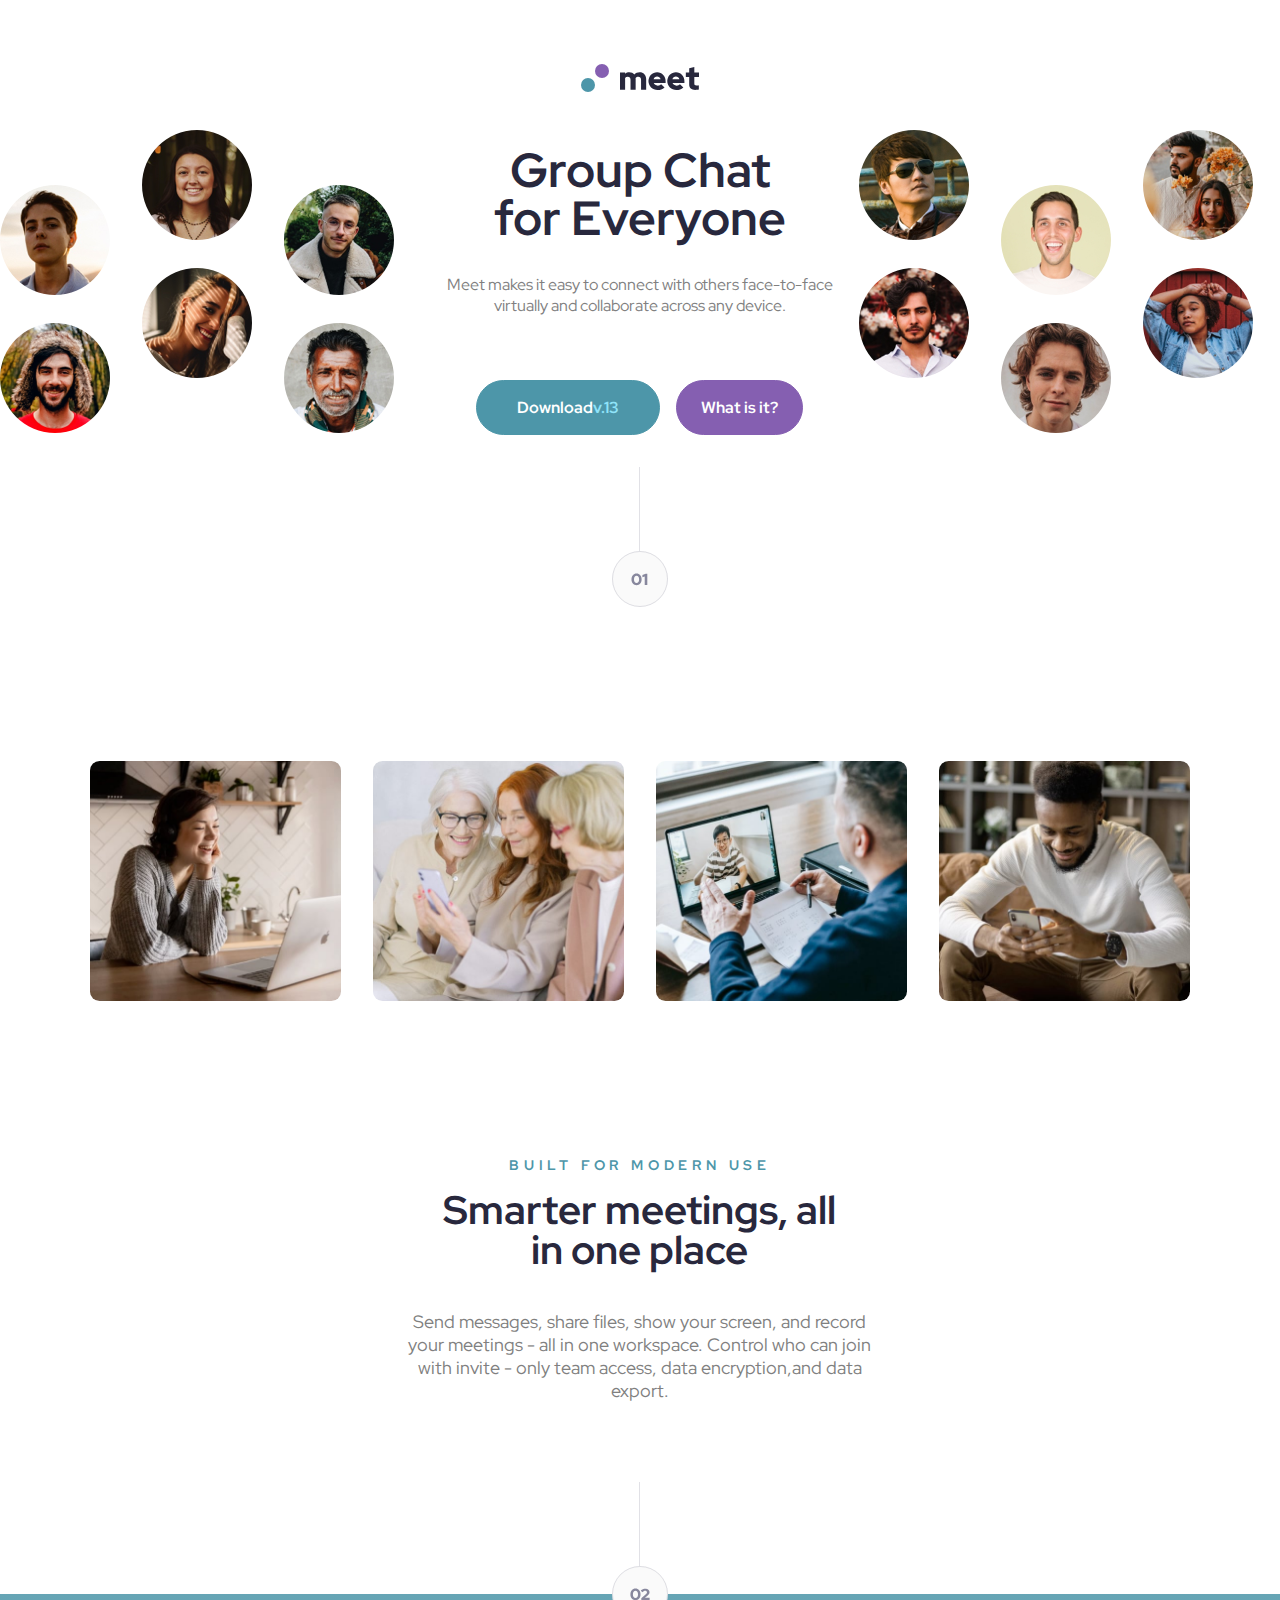
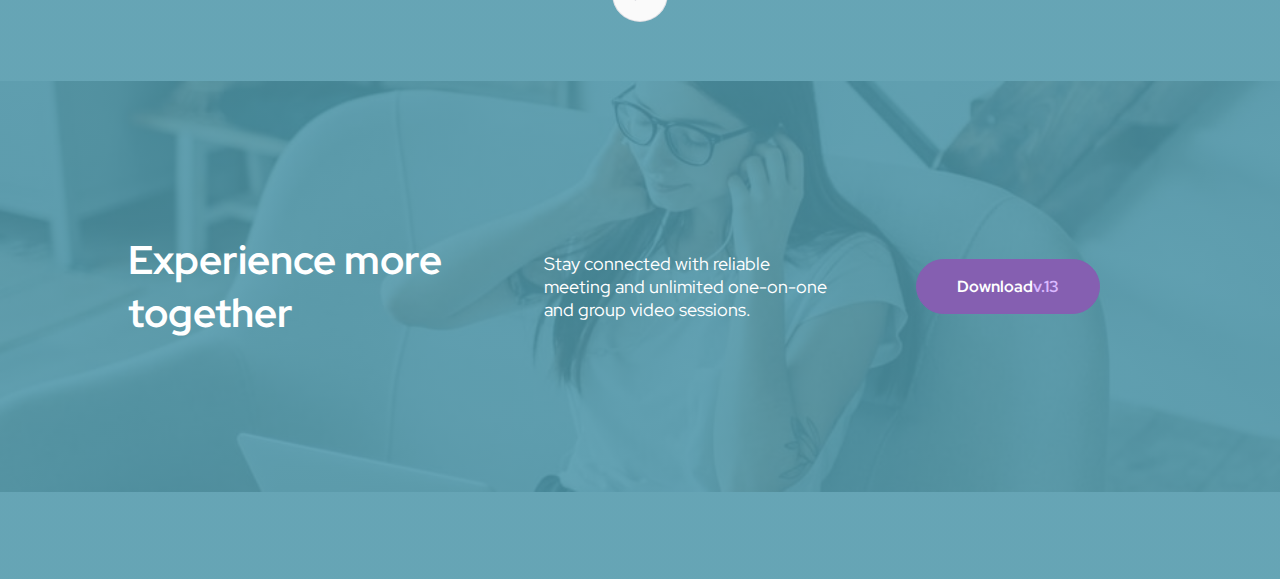
<file: index.html>
<!DOCTYPE html>
<html lang="en">
<head>
  <meta charset="UTF-8">
  <meta http-equiv="X-UA-Compatible" content="IE=edge">
  <meta name="viewport" content="width=device-width, initial-scale=1.0">
  <title>Meet landing page</title>
  <link rel="stylesheet" href="style.css">
  <link rel="stylesheet" 
  href="https://cdnjs.cloudflare.com/ajax/libs/font-awesome/6.4.0/css/all.min.css"
   integrity="sha512-iecdLmaskl7CVkqkXNQ/ZH/XLlvWZOJyj7Yy7tcenmpD1ypASozpmT/E0iPtmFIB46ZmdtAc9eNBvH0H/ZpiBw==" 
   crossorigin="anonymous" referrerpolicy="no-referrer" />
   <link href="https://fonts.googleapis.com/css2?family=Jost:wght@100;200;300;400;600;700&display=swap" rel="stylesheet">
   <link href="https://fonts.googleapis.com/css2?family=Red+Hat+Display:wght@300;500;900&display=swap" rel="stylesheet">
</head>
<body>
  <section class="logoSection">
    <div class="meet"><img src="logo.svg" alt=""></div>
  </section>
  <section>
    <div class="section one">
      <div class="lefthero"><img src="desktop/image-hero-left.png" alt=""></div>
      <div id="tablet-hero"><img src="tablet/image-hero.png" alt=""></div>
      <div class="middlesection">
        <h2>Group Chat <br> for Everyone</h2>
        <p>Meet makes it easy to connect with others face-to-face virtually
          and collaborate across any device.</p>
        <div id="btn">
          <button class="button" id="btn1">Download<span id="btncol1"> v.13</span></button>
          <button class="button" id="btn2">What is it?</button>
        </div>
      </div>
      <div class=" righthero"><img src="desktop/image-hero-right.png" alt=""></div>
    </div>
  </section>

  <section>
    <div class="container">
      <div class="addlinecircle">
        <div class="linecircle1">
          <div class="circle"><img src="icon2.svg" alt="" ></div>
        </div>
      </div>
      <div class="fourimages">
        <div class="row">
            <div id="image"><img src="desktop/image-woman-in-videocall.jpg" alt=""></div>
            <div id="image"><img src="desktop/image-women-videochatting.jpg" alt=""></div>
            <div id="image"><img src="desktop/image-men-in-meeting.jpg" alt=""></div>
            <div id="image"><img src="desktop/image-man-texting.jpg" alt=""></div>
        </div>
      </div>
      <div class="writings">
          <h6>BUILT FOR MODERN USE</h6>
          <h4>Smarter meetings, all in one place</h4>
          <p>Send messages, share files, show your screen, and record your
          meetings - all in one workspace. Control who can join with
          invite - only team access, data encryption,and data export.</p>

      </div>
    </div>
  </section>
    
    
  <footer>
    <div class="footer">
      <div class="linecircle1"  id="linecircle1">
        <div class="circle"><img src="icon1.svg" alt=""></div>
      </div>
      <div class="footerinfo">
        <div id="experience" class="experience">Experience more together</div>
        <div id="stay">Stay connected with reliable meeting and unlimited one-on-one and group video sessions.</div>
        <div class="lastbutton">
          <button class="button" id="btn3">Download <span id="btncol"> v.13</span></button>
        </div>  
      </div>
    </div>
  </footer>
</body>
</html>
</file>
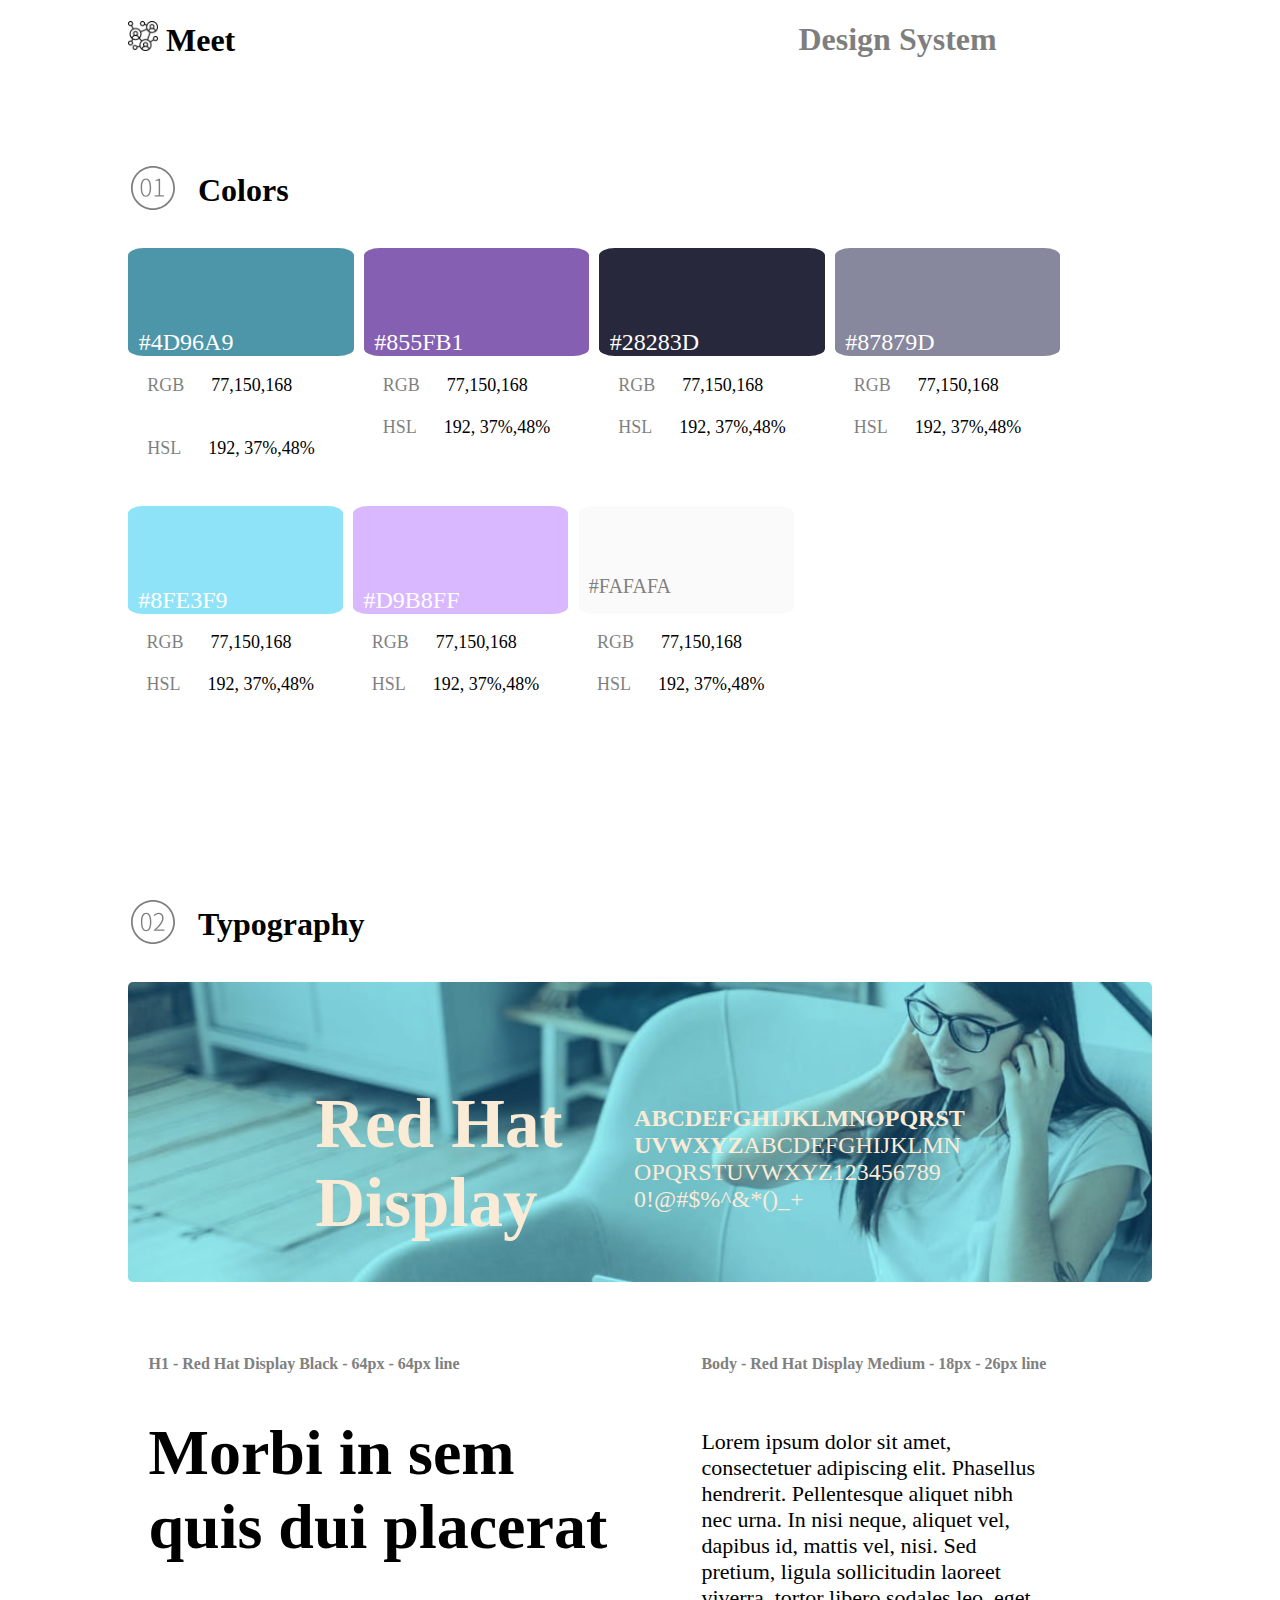
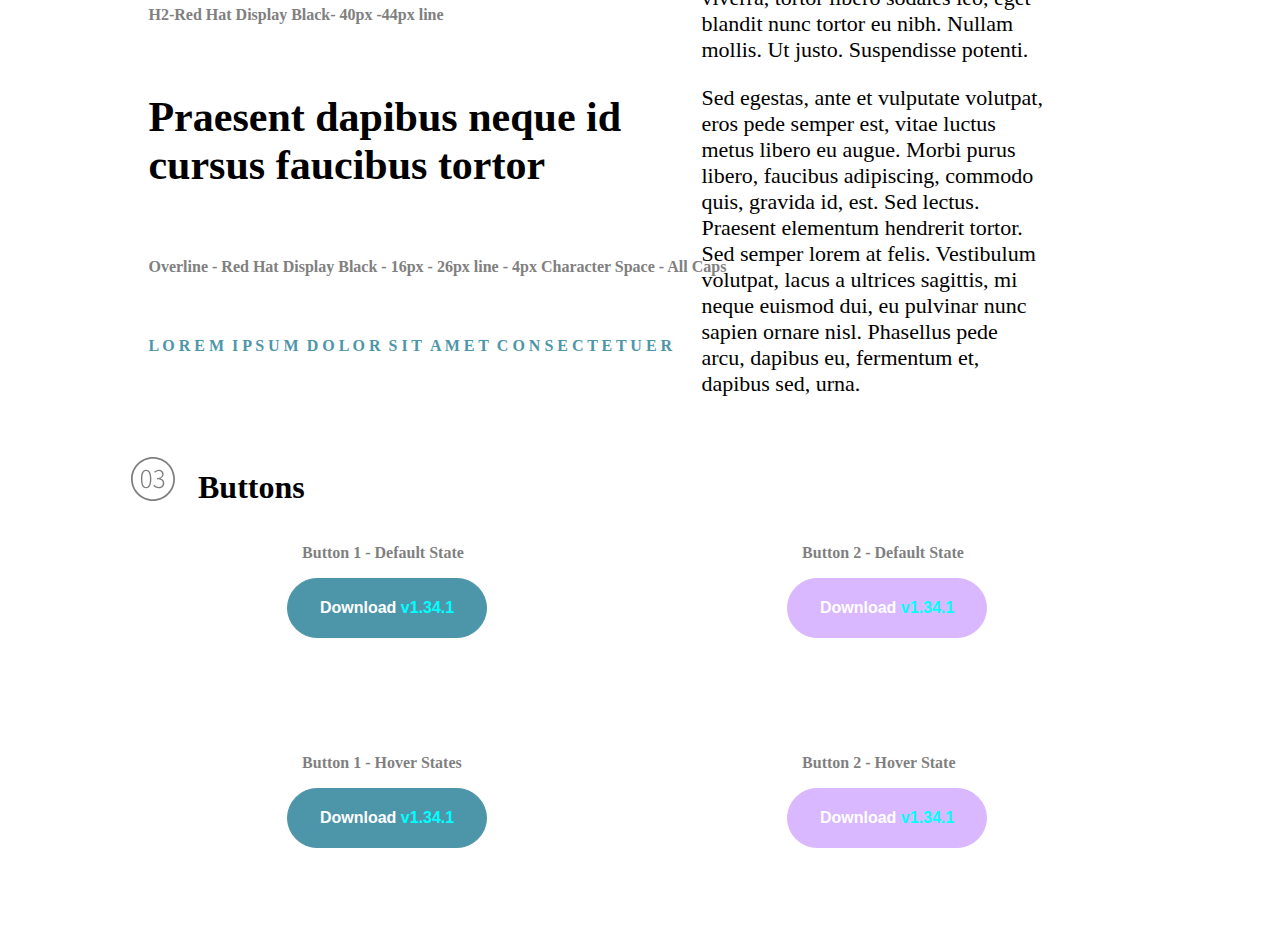
<file: guidePortfolio/index.html>
<!DOCTYPE html>
<html lang="en">
<head>
  <meta charset="UTF-8">
  <meta name="viewport" content="width=device-width, initial-scale=1.0">
  <link rel="stylesheet" href="style.css">
  <link rel="icon" type="image/png" sizes="32x32" href="./assets/favicon-32x32.png">
  
  <title>Frontend Mentor | Meet landing page</title>
  <div class="justhead" style="display:flex">
  <h1 style="padding-bottom: 5%; "><img src="networking.png" alt="logo" width="30px;"> Meet </h1>
  <h1 id="topleft" style="opacity: 50%"><strong>Design System</strong></h1>
  </div>
</head>
<body>
  <div class="heeropics" style=" margin-left: 0%; margin-right: -8%">
    <div id="space"><img src="assets/desktop/image-hero-left.png" width="250px"; height="250px"; margin-left: 0px; padding-left: 0px;></div>
    <div id="groupchat"style="margin-left: 11%; margin-right: 2%; "><h1 style="white-space: nowrap; line-height: 0.5;">Group Chat</h1><h1 style="white-space: nowrap; margin-top: 10%; line-height: 0;">for Everyone</h1>
      <div style="width: 300px; margin-left: -25%; margin-right: 25%;"><h5 style="color: grey; white-space: nowrap;">Meet makes it easy to connect with others face-to-face virtually<br><span style="margin-left: 25%;">and collaborate across any device.</span></h5></div>
       <span style="display: flex; margin-top: 20%; margin-left: -5%; padding: 0; opacity: 70%;">
      <div class="headbtns">
        <div class="tabpressbtn1" style="margin-right: 9%; margin-left: 5%; padding-right: 10px;"><button id="btns" style="padding-top: 15px; border: 1px solid #4D96A9; background-color: #4D96A9; color:white; border-radius: 200px; width:150px; height: 50px;"><strong>Download</strong> <span style="color:aqua"><span>v1.3</span></strong></span></button></div>
      <div class="tabpressbtn1" style="margin-right: 22%; margin-left: 5%; padding-left: 10px; "><button id="btns" style="padding-top: 15px;border: 1px solid darkmagenta; background-color: darkmagenta; color:white; border-radius: 200px; width:100px; height: 50px;"><strong>what is it?</strong> <span style="color:aqua"></strong></span></button></div>
       </div>
       </span>
    </div>
    <div id="spaces"><img src="assets/desktop/image-hero-right.png"width="250px"; height="250px";></div>
  </div>
  <div class="colors1-heading" style="display:flex;">
    <p><img src="01-2.svg" width="50px" height="80px" style="opacity: 50%;"></p>
    <h1 style="margin-left: 20px; margin-top: 40px;">Colors</h1>
  </div>
  <div class="underheading" style="width: 100%">
    <div class="item"><img src="assets/desktop/image-woman-in-videocall.jpg" width="165px" height="150px" style="margin-right: 20px; border-radius: 10%;"></div>
    <div class="item"><img src="assets/desktop/image-women-videochatting.jpg" width="165px" height="150px" style="margin-right: 20px; border-radius: 10%;"></div>
    <div class="item"><img src="assets/desktop/image-men-in-meeting.jpg" width="165px" height="150px" style="margin-right: 20px; border-radius: 10%;"></div>
    <div><img src="assets/desktop/image-man-texting.jpg" width="165px" height="150px" style="margin-right: 20px; border-radius: 10%;"></div>
  </div>
  <div class="underheadings" style="width:100%;">
    <h5 style="color: #4D96A9; font-size: 18px;">B U I L T &nbspF O R &nbspM O D E R N &nbspU S E</h1>
    <h1 style="white-space: nowrap; line-height: 0;">Smarter meetings, all<br><p></p>in one place</p></h1>
    <p style="font-size: 16px; color: grey;"><strong>Send messages, share files, show your screen, and record your<br> meetings — all in one workspace. Control who can join with<br> invite-only team access, data encryption, and data export.</strong></p>
  </div>

  <section>
    
    <div class="flex-container">

      <div class="container">
        <div class="one" style="padding-left: 5%;"><span ><br><br><br>#4D96A9</span></div>
        <div id="property"><span style="opacity: 50%;">RGB</span> &nbsp &nbsp &nbsp77,150,168 <br> <br> <br><span style="opacity: 50%">HSL</span><span style="white-space: nowrap;">&nbsp &nbsp &nbsp 192, 37%,48% </span></div>
      </div>
      <div class="container">
        <div class="two" style="padding-left: 5%;"><br><br><br>#855FB1</div>
        <div id="property"><span style="opacity: 50%">RGB</span> &nbsp &nbsp &nbsp77,150,168 <br> <br><span style="opacity: 50%">HSL</span>&nbsp &nbsp &nbsp <span style="white-space: nowrap;">192, 37%,48% </span></div>
      </div>
      <div class="container">
        <div class="three" style="padding-left: 5%;"><br><br><br>#28283D</div>
        <div id="property"><span style="opacity: 50%">RGB</span> &nbsp &nbsp &nbsp77,150,168 <br> <br><span style="opacity: 50%">HSL</span>&nbsp &nbsp &nbsp <span style="white-space: nowrap;">192, 37%,48% </span></div>
      </div>
      <div class="container">
        <div class="four" style="padding-left: 5%;"><br><br><br>#87879D</div>
        <div id="property"><span style="opacity: 50%">RGB</span> &nbsp &nbsp &nbsp77,150,168 <br> <br><span style="opacity: 50%">HSL</span>&nbsp &nbsp &nbsp <span style="white-space: nowrap;">192, 37%,48% </span></div>
      </div>
    </div>
    <div class="flex-container">
      <div class="nd-container">
        <div class="five" style="padding-left: 5%;"><br><br><br>#8FE3F9</div>
        <div id="property"><span style="opacity: 50%">RGB</span> &nbsp &nbsp &nbsp77,150,168 <br> <br><span style="opacity: 50%">HSL</span>&nbsp &nbsp &nbsp <span style="white-space: nowrap;">192, 37%,48% </span></div>
      </div>
      <div class="nd-container">
        <div class="six" style="padding-left: 5%;"><br><br><br>#D9B8FF</div>
        <div id="property"><span style="opacity: 50%">RGB</span> &nbsp &nbsp &nbsp77,150,168 <br> <br><span style="opacity: 50%">HSL</span>&nbsp &nbsp &nbsp <span style="white-space: nowrap;">192, 37%,48% </span></div>
      </div>
      <div class="nd-container">
        <div class="seven"style="padding-left: 5%;" ><br><br><br>#FAFAFA</div>
        <div id="property"><span style="opacity: 50%">RGB</span> &nbsp &nbsp &nbsp77,150,168 <br> <br><span style="opacity: 50%">HSL</span>&nbsp &nbsp &nbsp <span style="white-space: nowrap;">192, 37%,48% </span></div>
      </div>


  
    </div>
  </section>

  <div class="colors1-heading" style="display: flex;">
    <p><img src="02-1.svg" width="50px" height="80px" style="opacity: 50%;"></p>
    <h1 style="margin-left: 20px; margin-top: 40px;">Typography</h1>
  </div>

  <section>
    

      <div class="container-two" style="display: flex;">
        <div class="main" style="font-size: 69px; margin-left: 13%; color:antiquewhite"><strong><span style="white-space:nowrap;">Red Hat</span> <br> Display</strong></div>
        <div class="main" style="font-size: 24px; color:antiquewhite; margin-top: 8%;"><strong>ABCDEFGHIJKLMNOPQRST<br>UVWXYZ</strong><span style="text-transform: uppercase;">abcdefghijklmn<br>opqrstuvwxyz</span>123456789<br>0!@#$%^&*()_+</div>
        <div class="footer" style="display: flex; color: #ffffff; margin-left: 10%; margin-right: 10%; margin-top: 2%;">
          <div class="main2" style="font-size: 32px; margin-right: 3%;"><span style="white-space: nowrap"><strong>Experience more</span> <br>together</strong></div>
          <div class="main2"><span style="white-space: nowrap;">Stay connected with reliable HD meetings</span><br> and unlimited one-on-one and group<br> video sessions.</div>
          <div class="main2"><button class="btns" style="margin-left: 7%; background-color:darkmagenta; color:#ffffff; width: 120px; height: 60px; padding-top: 5%;border-radius: 60px; border: 1px solid darkmagenta; opacity: 70%; font-size: 15px;"><strong>Download</strong>&nbspv1.3</button></div>
        </div>
      </div>
  
      <br>
      <br>
      <div style="display: flex;">
        <div class="div-size"><p style="font-size: 16px; padding: 0px; color: grey;"><strong>H1 - Red Hat Display Black - 64px - 64px line</strong><h1 style="font-size: 64px; font-display: Red Hat Display Black; padding-top: 0px;">Morbi in sem<br>quis dui placerat</h1> <p style="font-size: 16px; color: grey;"><strong>H2-Red Hat Display Black- 40px -44px line</strong></p><br> <h2 style="font-size: 42px;">Praesent dapibus neque id cursus faucibus tortor</h2> <br><p style="font-size: 16px;white-space: nowrap; color: grey;"><strong>Overline - Red Hat Display Black - 16px - 26px line - 4px Character Space - All Caps</strong></p><br><h5 style="color: #4D96A9; font-size: 16px; text-transform: uppercase; width: 300px; white-space: nowrap; ">L o r e m&nbsp;&nbsp;i p s u m&nbsp;&nbsp;d o l o r&nbsp;&nbsp;s i t&nbsp;&nbsp;a m e t&nbsp;&nbsp;c o n s e c t e t u e r
         </h2> </p></div>
        <div class="div-size"><p style="font-size: 16px; color: grey;"><strong>Body - Red Hat Display Medium - 18px - 26px line</strong></p><br><p style="font-size: 22px; width: 80%">Lorem ipsum dolor sit amet, consectetuer adipiscing elit. Phasellus hendrerit. Pellentesque aliquet nibh nec urna. In nisi neque, aliquet vel, dapibus id, mattis vel, 
          nisi. Sed pretium, ligula sollicitudin laoreet viverra, tortor libero sodales leo, eget blandit nunc tortor eu nibh. Nullam mollis. Ut justo. Suspendisse potenti.</p>
          <div style="font-size: 22px; width: 80%;">Sed egestas, ante et vulputate volutpat, eros pede semper est,
          vitae luctus metus libero eu augue. Morbi purus libero, faucibus adipiscing, commodo quis, gravida id, est. Sed lectus. Praesent elementum hendrerit tortor.
          Sed semper lorem at felis. Vestibulum volutpat, lacus a ultrices sagittis, mi neque euismod dui, eu pulvinar nunc sapien ornare nisl. Phasellus pede arcu, dapibus eu,
          fermentum et, dapibus sed, urna.</p></div>
        
      </div>


  
    </div>
  </section>

  <div class="colors1-heading" style="display: flex;">
    <img src="3-15.svg" width="50px" height="80px" style="opacity: 50%;">
  <h1 style="margin-left: 20px; margin-top: 30px;">Buttons</h1>
  </div>

  <section>
    <div class="flex-container-two">
        
        <div><p style="opacity: 50%;"><strong>Button 1 - Default State</strong></p><button class="onee"><strong>Download <span style="color:aqua">v1.34.1</strong></span></button></div>
      
        <div><p style="opacity: 50%;"><strong>Button 2 - Default State</strong></p><button class="onee2"><strong>Download <span style="color:aqua">v1.34.1</strong></span></button></div>
    </div>
    <div class="flex-contain-two">
        <div><p style="opacity: 50%;"><strong>Button 1 - Hover States</strong></p><button class="onee"><strong>Download <span style="color:aqua">v1.34.1</strong></span></button></div>

        <div><p style="opacity: 50%;"><strong>Button 2 - Hover State</strong></p><button class="onee2"><strong>Download <span style="color:aqua">v1.34.1</strong></span></button></div>
    </div>
    

  
    </div>
  </section>
 
  <!-- <section>
    Meet makes it easy to connect with others face-to-face virtually and collaborate across any device.

    Download v1.3
    What is it?
  
    01
    Built for modern use
  
    Smarter meetings, all in one place
  
    Send messages, share files, show your screen, and record your meetings — all in one 
    workspace. Control who can join with invite-only team access, data encryption, and data export.
  
    02
    Experience more together
    Stay connected with reliable HD meetings and unlimited one-on-one and group video sessions.
  
    Download v1.3
  </section> -->

</body>
</html>
</file>
<file: style.css>
body{
    overflow-x: hidden;
}
*{
    margin: 0;
    padding: 0;
    box-sizing: border-box;
    font-family: 'Jost', sans-serif;
    list-style: none;
    text-decoration: none;
    font-family: 'Red Hat Display', sans-serif;
    
}
.meet{
    margin-top: 5%;
    display: flex;
    justify-content: center;
    align-items: center;
    width: 100%;
    margin-bottom: 3%;
}
.section {
    display: grid;
    grid-template-columns: repeat(3, minmax(0, 1fr));
    gap: 0.5rem;
}
.lefthero{
    height: 100%;
}
#tablet-hero{
    display: none;
}
.middlesection {
    display: flex;
    flex-direction: column;
    gap: 2rem;
    justify-content: center;
    align-items: center;
    padding: 1rem;
    text-align: center;
}
.middlesection h2{
    font-family: 'Red Hat Display', sans-serif;
    font-size: 3rem;
    line-height: 1;
    color: #28283D;
}
.middlesection p{
    width: 100%;
    font-family: 'Red Hat Display', sans-serif;
    font-size: 1rem;
    font-weight: 400;
    
    color: grey;
}

.righthero{
}

.middlesection #btn{
    margin-top: 1rem;
    width: 100%;
    padding: 1rem;
    gap: 1rem;
    display: flex;
    flex-wrap: wrap;
    justify-content: center;
    align-items: center;
}
#btn1{
    background-color: #4D96A9;
    border: 1px solid rgba(77, 150, 168);
    padding: 1rem;
    display: flex;
    justify-content: center;
    align-items: center;
    font-size: 1rem;
    border-radius: 2rem;
    padding-left: 2.5rem;
    padding-right: 2.5rem;
    color: white;
    font-weight: bold;

}
#btn2{
    white-space: nowrap;    
    background-color: #855FB1;
    border: 1px solid rgba(133, 95, 177);
    display: flex;
    justify-content: center;
    align-items: center;
    font-size: 1rem;
    padding: 1rem;
    padding-left: 1.5rem;
    padding-right: 1.5rem;
    font-weight: bold;
    border-radius: 2rem;
    color: white;
    

}
#btn3{
    background-color: #855FB1;
    border: 1px solid #855FB1;
    padding: 1rem;
    display: flex;
    justify-content: center;
    align-items: center;
    font-size: 1rem;
    border-radius: 2rem;
    padding-left: 2.5rem;
    padding-right: 2.5rem;
    color: white;
    font-weight: bold;
    

}
#btncol{
    color: #D9B8FF;
}
#btncol1{
    color: #8FE3F9;
}
.button{
    cursor: pointer;
}
.button:hover {
    background-color: #000000;
  }
.button:active {
    background-color: #000000;
}
.addlinecircle{
    margin: 0;
}
.linecircle1{
    display: flex;
    flex-direction: column;
    justify-content: center;
    align-items: center;
    line-height: 0;
    margin-bottom: 4rem;
}
#linecircle1{
    position: absolute;
    top: -7rem;
}

.fourimages{
    display: flex;
    justify-content: center;
    align-items: center;
    width: 100%;
}
.row{
    display: flex;
    flex-wrap: wrap;
    width: 100%;
    justify-content: center;
    align-items: center;
    gap: 2rem;
    flex-direction: row;
    margin: 7%;
    
}
#image{
    flex: 1;
    min-width: calc(20% - 1rem);
    width: 19rem;
    height: 15rem;
    border-radius: 0.6rem;

}
.fourimages img {
    width: 100%;
    height: 100%;
    border-radius: 0.6rem;
}
.writings{
    margin-top: 5%;
    margin-bottom: 15%;
    align-items: center; 
    justify-content: center;
    display: flex;
    flex-direction: column;

}
.writings h6{
    justify-content: center;
    display: flex;
    flex-direction: column;
    letter-spacing: 0.3rem;
    font-size: 0.9rem;
    color: #4D96A9;
}
.writings h4{
    margin-top: 1rem;
    font-size: 2.5rem;
    line-height: 1;
    color: #28283D;
    width: 33%;
    align-items: center; 
    justify-content: center;
    display: flex;
    text-align: center;
}
.writings p{
    margin-top: 40px;
    font-size: 18px;
    color: grey;
    width: 38%;
    align-items: center; 
    justify-content: center;
    display: flex;
    text-align: center;
}

.footer {
    display: flex;
    width: 100%;
    height: 65vh;
    position: relative;
    align-items: center;
    justify-content: center;
    background-image:
    linear-gradient(to bottom, #4d96a9db, #4d96a9db),
    url("desktop/image-footer.jpg");
    background-position: center;
    background-repeat: no-repeat;
    background-size: 120rem;
    color: white;
}
.footerinfo{
    display: flex;
    flex-direction: row;
    width: 80%;
    gap: 2rem;
}
#experience{
    font-size: 2.5rem;
    font-weight: 700;
    width: 40%;
    display: flex;
    justify-content: start;
    align-items: center;

}
#stay{
    font-size: 1.1rem;
    width: 30%;
    display: flex;
    justify-content: center;
    align-items: center;

}
.lastbutton{
    width: 30%;
    display: flex;
    justify-content: center;
    align-items: center;

}

/* at media for desktop active */
@media (max-width: 1024px){
    .section {
        display: grid;
        grid-template-columns: 1fr 2fr 1fr;
        grid-template-columns: repeat(3, 1fr);
        grid-column-gap: 1rem;
        gap: 1rem;
    }


    
    
    .lefthero img{
        width: 17rem;
        height: 18rem;

    }
    .righthero img{
        width: 17rem;
        height: 18rem;
    }

    .middlesection {
        display: flex;
        flex-direction: column;
        gap: 2rem;
        justify-content: center;
        align-items: center;
        padding: 1rem;
        text-align: center;
    }
    .middlesection h2{
        font-size: 2rem;
        font-weight: 900;
    }
    .writings h4{
        font-size: 1.8rem;

    }
    .writings p{
        font-size: 1rem;
    }
    .fourimages .row{
        margin: 7%;
    }
    .footer{
        width: 100%;
        justify-content: center;
        items-align: center;

    }
    .footerinfo{
        width: 100%;
        margin: 6%;
    }
    .experience{
        width: 100%;
    }
}
/* Tablet Styles */
@media (max-width: 768px){
    body{
        overflow-x: hidden;
    }
    
    .meet{
        margin-top: 5%;
        display: flex;
        justify-content: center;
        align-items: center;
        width: 100%;
        margin-bottom: 3%;
        
    }
  
    .section {
        grid-template-columns: 1fr;
        overflow-x: hidden;
    }
  

    .lefthero,
    .righthero {
      display: none;
    }
  
    #tablet-hero {
        width: 100%;
        display: flex;
        justify-content: center;
        align-items: center;

    }
    #tablet-hero img{
        width: 100%;
        height: 100%;
    }
    
    .middlesection {
        gap: 0.5rem;
        padding: 2rem;
        width: 80%;
        padding: 6%;
        margin: 7%;
        text-align: center;
    }
  
    .middlesection h2 {
        font-size: 2.5rem;
        margin-bottom: 6%;
    }
  
    .middlesection p {
        width: 70%;
        font-size: 0.8rem;
    }
    .middlesection #btn{
        /* margin-top: 0%; */
    }
    .fourimages .row {
        display: flex;
        flex-direction: column;
        justify-content: center;
        align-items: center;
        flex-direction: row;
        align-items: center;
        padding: 0.8rem;
        gap: 0.95rem;
    }

    #image {
        flex: 1;
        min-width: calc(20% - 1rem);
        width: 100%;
        height: 8.5rem;
        margin-bottom: 2rem;
    }
    .writings{
        width: 100%;
        display: flex;
        flex-direction: column;
        justify-content: center;
        align-items: center;
        text-align: center;
        font-size: 0.8rem;
    }
    .writings h6 {
        font-size: 0.8rem;
    }
  
    .writings h4 {
        font-size: 1.8rem;
        width: 60%;
        text-align: center;
    }
  
    .writings p {
        justify-content: center;
        align-items: center;
        font-size: 0.8rem;
        width: 60%;
        text-align: center;
        margin: 4%;
    }
  
    .footer {
        display: flex;
        flex-direction: column;
        justify-content: center;
        align-items: center;
        height: auto;
        padding: 50px 0;
        background-size: cover;
    }
  
    .footerinfo {
        display: flex;
        flex-direction: column;
        justify-content: center;
        align-items: center;
        flex-direction: column;
        width: 100%;
        gap: 1.5rem;
        align-items: center;
    }
    #experience{
        width: 70%;
        font-size: 2rem;
        align-items: center;
        justify-content: center;
        text-align: center;

    }
    #stay{
        font-size: 0.7rem;
        width: 50%;
        align-items: center;
        text-align: center;
    }
    #btn3{
        font-size: 0.8rem;
        width: 100%;
        align-items: center;
        text-align: center;
    }
  }


/* mobile view */
@media screen and (max-width: 420px) {
    .middlesection p{
        width: 100%;
    }
    .middlesection #btn{
        width: 3.5rem;
    }
    #btn1{
        width: 8rem;
        font-size: 0.9rem;
    }
    #btn2{
        width: 6rem;
        font-size: 0.9rem;
    }
    .circle{
        
    }
    .fourimages .row{
        width: 80%;
        display: flex;
        flex-wrap: wrap;
    }
    #image {
        flex: 1;
        min-width: calc(50% - 1rem);
        width: 100%;
        height: 8.5rem;
        margin-bottom: 2rem;
    }
    .writings{
        margin-top: 0%;
        margin-bottom: 45%;
    }
    .writings h6{
        gap: 0.1rem;
        font-size: 0.7rem;
        font-weight: 700;
    }
    .writings h4{
        font-size: 1.2rem;
    }
    .writings p{
        margin: 4%;
        font-size: 0.8rem;
    }
    .footer {
        display: flex;
        flex-direction: column;
        justify-content: center;
        align-items: center;
        height: auto;
        padding: 50px 0;
        background-size: cover;
    }
    .footerinfo {
        justify-content: center;
        align-items: center;
        width: 100%;
        gap: 1rem;
    }
    #experience{
        width: 80%;
        font-size: 1.5rem;
        align-items: center;
        text-align: center;

    }
    #stay{
        font-size: 0.7rem;
        width: 65%;
        align-items: center;
        text-align: center;
    }
    #btn3{
        font-size: 0.9rem;
        width: 12rem;
        align-items: center;
        text-align: center;
    }
}
</file>
<file: guidePortfolio/style.css>
/* .justhead h1{
    margin-right: %;
} */
#topleft{
    margin-left: 55%;
}
body{
    margin-left: 10%;
    margin-bottom: 10%;
    padding: 0;
    width: 80%;
    margin: 0 auto;
}

/* div{
    width: 200px;
    height: 150px;
    margin-bottom: 20%;
    border-radius: 5%;
} */

/* .buk{
    display: flex;
    flex-direction: row;
} */
.colors-heading{
    display: flex;
    flex-direction: row;
}
.colors-heading h1{
    /* margin-left: 50px; */
    margin-left: 10%;
}
.flex-container{
    display: flex;
    flex-direction: row;
    margin-bottom: 2%;
}

.container{
    width: 21%;
    height: 135px;
    margin-bottom: 10%;
    margin-right: 2%;
    justify-content: flex-end;
    color: white;
    font-size: 20px;

}
.nd-container{
    width: 20%;
    height: 135px;
    color: white;
    font-size: 20px;
    margin-bottom: 20%;
    margin-right: 2%;
}
.container, .nd-container {
    font-size: 24px;
}

/* #pos{
    padding: 22%;
    vertical-align: text-bottom;
} */
#property{
    color: black;
    font-size: 18px;
    margin: 9%;
}
.one{
    background-color: #4D96A9;
    width: 100%;
    height: 80%;
    border-radius: 7%;
}
.one span{
    margin-top: 205px;
}
.two{
    background-color: #855FB1;
    width: 100%;
    height: 80%;
    border-radius: 7%;
}
.three{
    background-color: #28283D;
    width: 100%;
    height: 80%;
    border-radius: 7%;
}
.four{
    background-color: #87879D;
    width: 100%;
    height: 80%;
    border-radius: 7%;
}
.five{
    background-color: #8FE3F9;
    width: 100%;
    height: 80%;
    border-radius: 7%;
}
.six{
    background-color: #D9B8FF;
    width: 100%;
    height: 80%;
    border-radius: 7%;
}
.seven{
    background-color: #fafafa;
    color: grey ;
    font-size: 20px;
    width: 100%;
    height: 80%;;
    border-radius: 7%;
}
.container-two{
    width: 100%;
    height: 300px;
    justify-content: center;
    border-radius: 5px;
    background-color: rgba(77, 150, 169, 0.9);
    background-image: url("assets/desktop/image-footer.jpg");
    object-fit: cover;
    background-size: 100rem;
    background-blend-mode: overlay;

}
.main{
    padding-top: 9%
    display: flex;
    flex-direction: row;
    margin-right: %;
    /* margin-left: 10%; */
    margin-top: 6%;
    /* margin-bottom: 2%; */
    padding-left: 7%;
    padding-top: 4%;
    /* margin-top: 6%; */
    margin-bottom: 2%;
    margin-left: 0;

}

.flex-container-two{
    display: flex;
    flex-direction: row;
    border-radius: 5%;
    margin-left: 17%;
    margin-right: 17%;
    
    
    
} 
.flex-contain-two{
    display: flex;
    flex-direction: row;
    border-radius: 5%;
    margin-left: 17%;
    margin-right: 17%;
    
    
    
} 
.onee{
    
    margin-right: 300px;
    margin-bottom: 100px;
    margin-left: -3%;
    padding: 0%;
    display: inline-block;
    vertical-align: middle;
    border: 1px solid #4D96A9;
    border-radius: 150px;
    background-color: #4D96A9;
    height: 60px;
    width: 200px;
    color: white;
    font-size: 16px;
    
}
.onee2{
    margin-right: 300px;
    margin-bottom: 100px;
    margin-left: -3%;
    padding: 0%;
    display: inline-block;
    vertical-align: middle;
    border: 1px solid #D9B8FF;
    border-radius: 150px;
    background-color: #D9B8FF;
    color: white;
    height: 60px;
    width: 200px;
    font-size: 16px;
    
}
.div-size{
    width: 40vw;
    height: 40hw;
    margin: 2%;
}
.heeropics{
    display: flex;
    flex-direction: row;
    margin-right: 50%;
    margin-left: 49%;
}

#btns{
    margin-left: -20px;
    margin-right: 10%
    padding-right: 5%;
    display: flex;
    /* flex-direction: row; */
    justify-content: center;
    border: 1px solid #4D96A9;
    border-radius: 150px;
    background-color: #4D96A9;
    height: 50px;
    width: 120px;
    color: white;
    font-size: 14px;
    
}
.underheadings{
    margin-left: 250px;
}
.underheadings p{
    margin-left: -7%;
}

.underheading{
    display: flex;
    border-radius: 20%;
    margin: 1%;
    padding: 10%;
}
.container-two footer{
    width: 100%;
    margin-left: 20%;
    margin-right: ;
    margin-top: 80%;
    margin-bottom: 0%;
    color: white;
}
@media screen and (min-width: 768px){
    .heeropics{
        display: none;
    }
    #btns{
        display: none;
    }
    .underheadings{
        display: none;
    }
    .underheading{
        display: none;
    }
    /* .footer{
        display: none;
    } */
    .main2{
        display: none;
    }
    
    
}

@media screen and (max-width: 768px) {
    /* styles for screens up to 768px wide */
    /* e.g. adjust font size, spacing, layout */
    body{
        margin: 0;
        margin-left: 20px;
        overflow-x: hidden;
    
    }
    /* .tabpressbtn{
        display: none;
    } */
    .headbtns{
        display: flex;
        flex-direction: row !important;
        margin-left: -7%;
    }
    #btns:active{
        background-color: grey;
    }
    .justhead{
        margin-left: 60%;
        text-align: center;
    }
    #topleft{
        display: none;
    }
    .colors1-heading p{
        margin-right: 0%;
        margin-left: 65%;
        margin-top: 100px;
        margin-bottom: -40px;
    }
    .colors1-heading span{
        margin-right: 65%;
        margin-left: 65%;
        margin-top: 100px;
        margin-bottom: 50%;
    }
    .colors1-heading h1{
        display: none;
    }
    /* .underheading p{
        display: flex;
    } */
    .flex-container{
        display: none;
    }
    .container-two{
        width: 800px;
        height: 100px;
        margin-bottom: -400px;
        background-blend-mode: multiply;
        
    }
    .container{
        display: none;
    }
    div.container-two{
        display: none;
    }
    .main{
        display: none;
    }
    .div-size{
        display: none;
    }
    .flex-container-two{
        display: none;
    }
    .flex-contain-two{
        display: none;
    }
}
@media only screen and (max-width: 600px) {
    body{
        width: 80%;
        margin-left: 40px;
        margin-right: 0%;
        padding: 10px;
        overflow-x: hidden;

    }
    .justhead h1{
        margin-left: -70%;
    }
    .heeropics{
        margin-top: 0%;
    }
    #groupchat{
        margin-top: 130px;
        margin-left: -10% !important;
        font-size: 22px;
        white-space: normal !important;
        word-wrap: break-word;
    }
    #groupchat h1{
        margin-left: -18%;
    }
    #groupchat h5{
        white-space: normal !important;
        word-wrap: break-word;
    }
    #groupchat span{
        margin-left: 0% !important;
    }
    #spaces{
        margin-left: -57%;
    }
    .heeropics img{
        width: 150px;
        height: 120px;
    }
    .headbtns{
        display: flex;
        flex-direction: column !important;
        margin-left: 10%;
    
    }
    .tabpressbtn1{
         padding-top: 20px;
         justify-content: center;

    }
    .tabpressbtn1 {
        margin-left: -10% !important;
        padding: -10%;
    }
    .colors1-heading{
        margin-left: -70%;
    }
    .underheading{
        display: flex;
        flex-wrap: wrap;
        margin-top: 60px;
        margin-left: -40px;
        padding-top: 25px;
    }
    .item{
        flex-basis: 15%;
        box-sizing: border-box;
        
    }
    .underheadings{
        margin-left: 8%;
    }
    .underheadings h1{
        /* white-space: normal !important; */
        width: 100px;
        word-wrap: break-word;
    }
    .underheadings br{
        display: none;
    }
    .underheadings p{
        width: 100%;
        
    }
    .container-two{
        width: 100%;
        height: 300px;
        align-items: center;
    }
    .footer{
        
        display: flex;
        flex-wrap: wrap;
        height: 300px;
        align-items: center;
    }
    .main2{
        flex-basis: 100%;
        
        box-sizing: border-box;
    }

}
</file>
